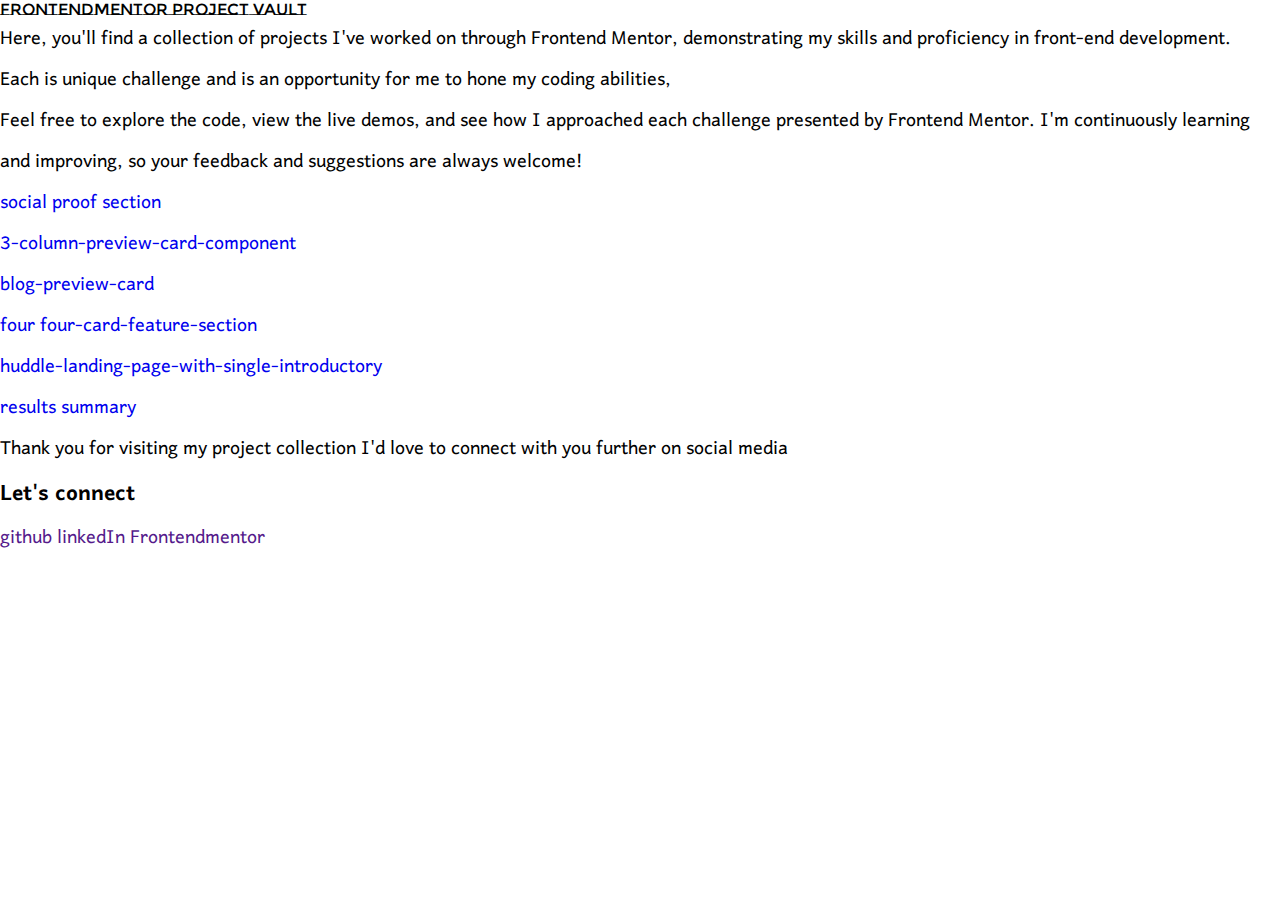
<file: index.html>
<!DOCTYPE html>
<html lang="en">
<head>
	<meta charset="UTF-8">
	<meta name="viewport" content="width=device-width, initial-scale=1.0">
	<link rel="stylesheet" href="./style.css">
	<link rel="preconnect" href="https://fonts.googleapis.com">
	<link rel="preconnect" href="https://fonts.gstatic.com" crossorigin>
	<link href="https://fonts.googleapis.com/css2?family=Montserrat+Subrayada:wght@400;700&display=swap" rel="stylesheet">
	<link rel="preconnect" href="https://fonts.googleapis.com">
	<link rel="preconnect" href="https://fonts.gstatic.com" crossorigin>
	<link href="https://fonts.googleapis.com/css2?family=Harmattan:wght@400;500;600;700&display=swap" rel="stylesheet">
	<title>frontendmentor Project Vault</title>

</head>
<body>
	<nav>
		<ul>
			<li class="heading">Frontendmentor Project Vault</li>
		</ul>
	</nav>
	<main>
		<article class="about">
			<p>
				Here, you'll find a collection of projects I've worked on through Frontend Mentor, 
				demonstrating my skills and proficiency in front-end development.
			</p>
			<p>
				Each is unique challenge and is an opportunity for me to hone my coding abilities,
			</p>
			<p>
				Feel free to explore the code, view the live demos, and see how I approached each challenge presented by Frontend Mentor. 
				I'm continuously learning and improving, so your feedback and suggestions are always welcome!
			</p>
		</article>
		<section class="projects">
			<ul class="project-list">
				<li class="project"><a href="./projects/social-proof-section/social-proof.html">social proof section</a></li>
				<li class="project"><a href="./projects/column-preview-card/preview-card.html"> 3-column-preview-card-component</a></li>
				<li class="project"><a href="./projects/blog-preview-card/blog-preview-card.html"> blog-preview-card</a></li>
				<li class="project"><a href="./projects/four-card-feature-section/four-card.html">four four-card-feature-section</a></li>
				<li class="project"><a href="./projects/huddle-single-landing-page/landing-page.html"> huddle-landing-page-with-single-introductory</a></li>
				<li class="project"><a href="./projects/results-summary/summary.html"> results summary </a></li>
			</ul>
		</section>
	</main>
	<footer>
		<p class="connect">
			Thank you for visiting my project collection I'd love to connect with you further on social media
		</p>
		<div> 
			<h3>Let's connect</h3>
			<a href="">github</a>
			<a href="">linkedIn</a>
			<a href="">Frontendmentor</a>
		</div>
	</footer>
</body>
</html>
</file>
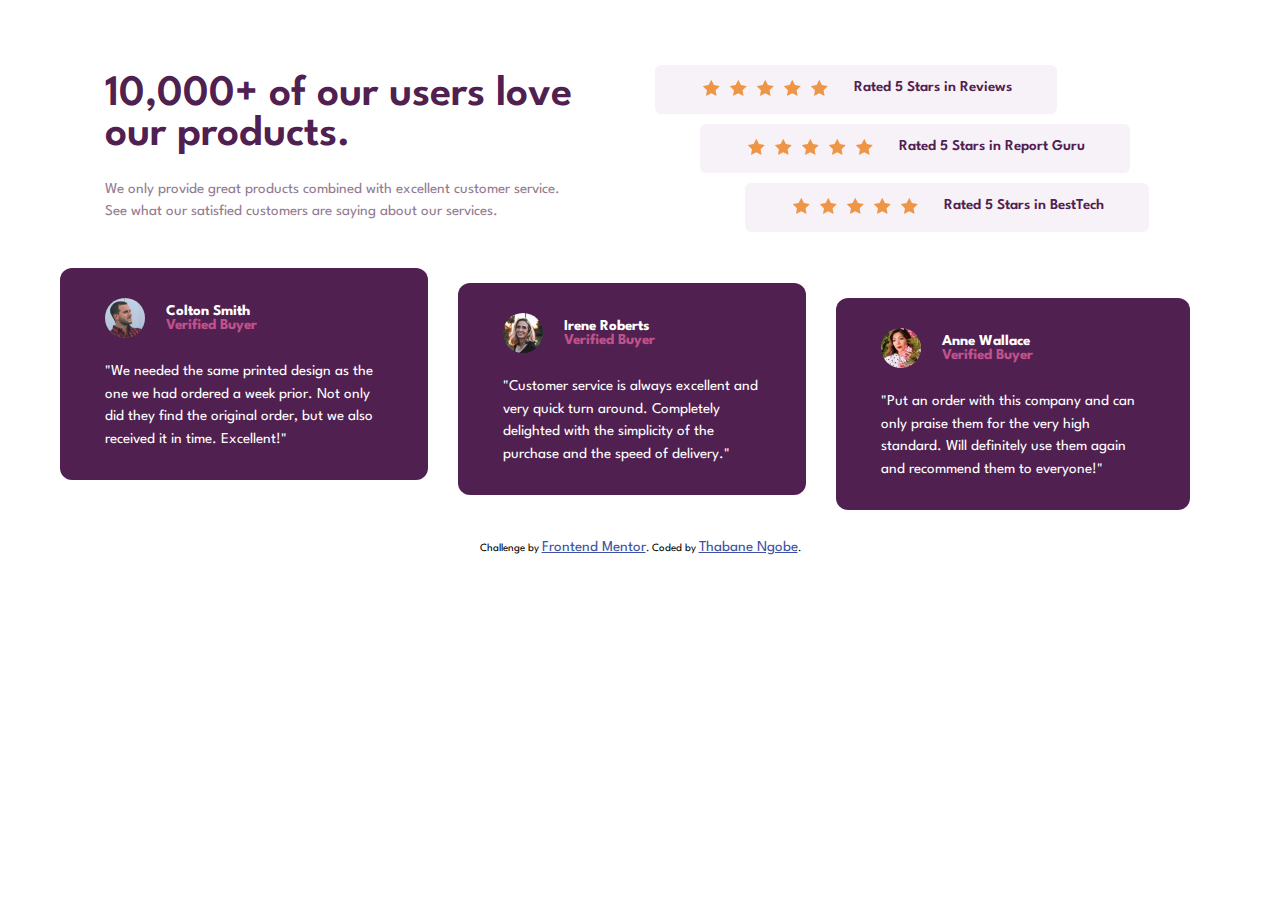
<file: social-proof-section-master/index.html>
<!DOCTYPE html>
<html lang="en">
  <head>
    <meta charset="UTF-8" />
    <meta name="viewport" content="width=device-width, initial-scale=1.0" />
    <!-- displays site properly based on user's device -->

    <link rel="preconnect" href="https://fonts.googleapis.com">
    <link rel="preconnect" href="https://fonts.gstatic.com" crossorigin>
    <link href="https://fonts.googleapis.com/css2?family=Barlow+Semi+Condensed:ital,wght@0,100;0,200;0,300;0,400;0,500;0,600;0,700;0,800;0,900;1,100;1,200;1,300;1,400;1,500;1,600;1,700;1,800;1,900&family=League+Spartan:wght@100..900&family=Open+Sans:ital,wght@0,300..800;1,300..800&display=swap" rel="stylesheet">
    <link
      rel="icon"
      type="image/png"
      sizes="32x32"
      href="./images/favicon-32x32.png"
    />
    <link rel="stylesheet" href="style.css">
    <link rel="stylesheet" href="style-color..css">
    <link rel="stylesheet" href="style-responsive.css">
    <title>Frontend Mentor | Social proof section</title>

    <!-- Feel free to remove these styles or customise in your own stylesheet 👍 -->
    <style>
      .attribution {
        font-size: 11px;
        text-align: center;
      }
      .attribution a {
        color: hsl(228, 45%, 44%);
      }
    </style>
  </head>
  <body>
    <main>

      <!-- <img class="top-pattern" src="./images/bg-pattern-top-desktop.svg" alt=""> -->
      <section class="social-proof">
        <article class="service">
          <p class="about">
            10,000+ of our users love our products.
          </p>
          <p class="provided-service">
            We only provide great products combined with excellent customer service.
            See what our satisfied customers are saying about our services.
          </p>
        </article>
        <article class="rates">
          <section class="rate rate-1">
            <div class="stars">
              <i><img src="./images/icon-star.svg" alt=""></i>
              <i><img src="./images/icon-star.svg" alt=""></i>
              <i><img src="./images/icon-star.svg" alt=""></i>
              <i><img src="./images/icon-star.svg" alt=""></i>
              <i><img src="./images/icon-star.svg" alt=""></i>
            </div>
            <p class='review-score'>
              Rated 5 Stars in Reviews
            </p>

          </section>
          <section class="rate rate-2">
            <div class="stars">
             <i><img src="./images/icon-star.svg" alt=""></i>
              <i><img src="./images/icon-star.svg" alt=""></i>
              <i><img src="./images/icon-star.svg" alt=""></i>
              <i><img src="./images/icon-star.svg" alt=""></i>
              <i><img src="./images/icon-star.svg" alt=""></i>
            </div>
            <p class='review-score'>
              Rated 5 Stars in Report Guru
            </p>
          </section>
          <section class="rate rate-3">
            
            <div class="stars">
              
              <i><img src="./images/icon-star.svg" alt=""></i>
              <i><img src="./images/icon-star.svg" alt=""></i>
              <i><img src="./images/icon-star.svg" alt=""></i>
              <i><img src="./images/icon-star.svg" alt=""></i>
              <i><img src="./images/icon-star.svg" alt=""></i>
            </div>
            <p class='review-score'>
              Rated 5 Stars in BestTech
            </p>
          </section>
        </article>
        <article class="users">
          <section class="reviews review-1">
            <div class="profile">
              <img src="./images/image-colton.jpg" alt="" class="profile-pic">
              <div class="user-details">
                <h1 class="user-name">
                  Colton Smith 
                </h1>
                <h4 class="member-status">
                  Verified Buyer
                </h4>
              </div>
            </div>
            <blockquote class="review">
              "We needed the same printed design as the one we had ordered a week prior.
              Not only did they find the original order, but we also received it in time.
              Excellent!"
            </blockquote>
          </section>
          <section class="reviews review-2">
            <div class="profile">
              <img src="./images/image-irene.jpg" alt="" class="profile-pic">
              <div class="user-details">
                <h1 class="user-name">
                  Irene Roberts 
                </h1>
                <h4 class="member-status">
                  Verified Buyer
                </h4>
                </div>
              </div>
              <blockquote class="review">
                  "Customer service is always excellent and very quick turn around. Completely
                  delighted with the simplicity of the purchase and the speed of delivery."
              </blockquote>
          </section>
          <section class="reviews review-3">
            <div class="profile">
              <img src="./images/image-anne.jpg" alt="" class="profile-pic">
              <div class="user-details">
                <h1 class="user-name">
                  Anne Wallace 
                </h1>
                <h4 class="member-status">
                  Verified Buyer
                </h4>
              </div>
            </div>
            <blockquote class="review">
                "Put an order with this company and can only praise them for the very high
                standard. Will definitely use them again and recommend them to everyone!"
            </blockquote>
          </section>
        </article>
      </section>
      <!-- <img src="./images/bg-pattern-bottom-desktop.svg" alt="" class="bottom-pattern"> -->
    </main>
    <footer class="attribution">
      Challenge by
      <a href="https://www.frontendmentor.io?ref=challenge" target="_blank"
        >Frontend Mentor</a
      >. Coded by <a href="https://www.linkedin.com/in/thabane-ngobe-thabanengobe/" target="_blank">Thabane Ngobe</a>.
    </footer>
  </body>
</html>
</file>
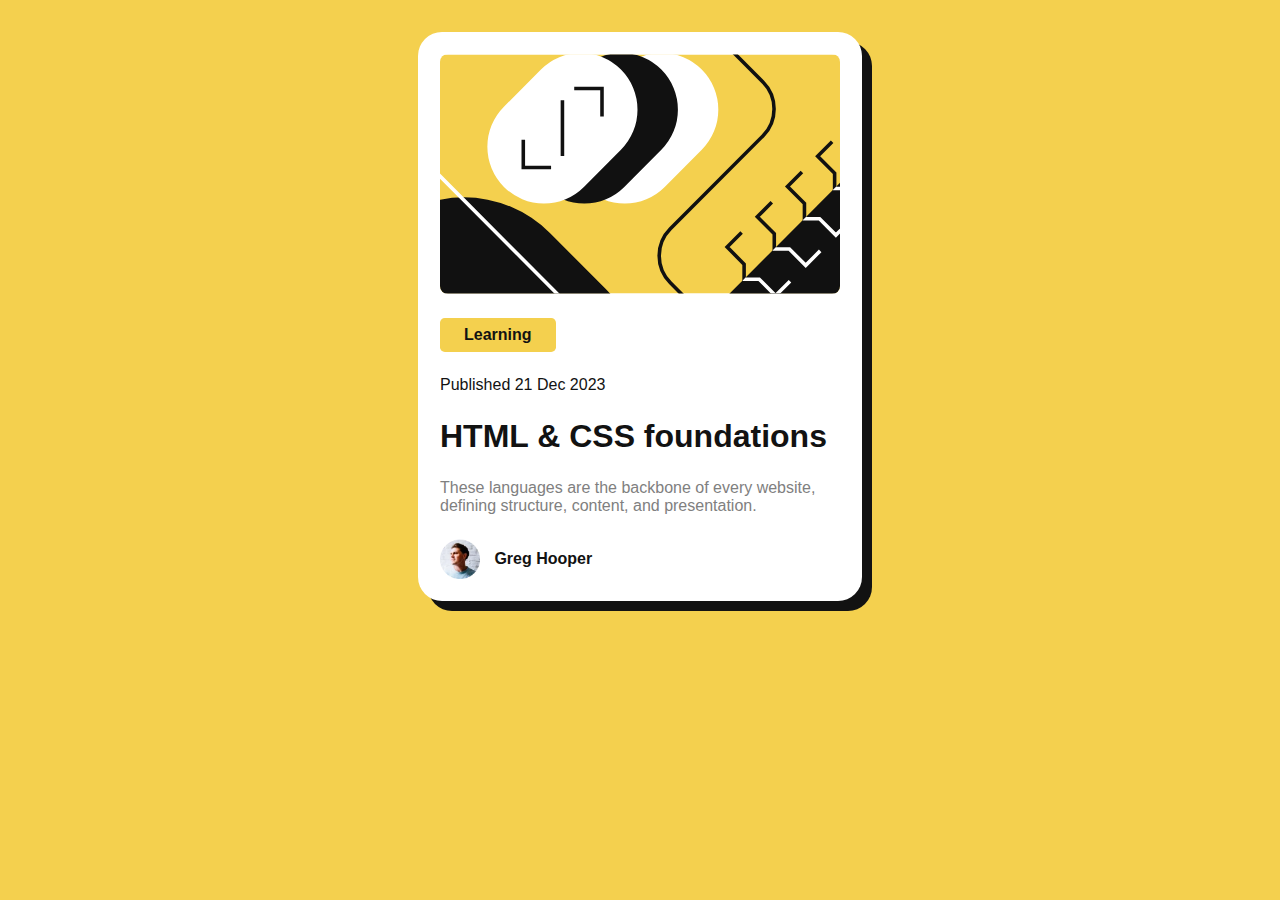
<file: projects/blog-preview-card/blog-preview-card.html>
<!DOCTYPE html>
<html lang="en">
<head>
  <meta charset="UTF-8">
  <meta name="viewport" content="width=device-width, initial-scale=1.0"> <!-- displays site properly based on user's device -->

  <link rel="icon" type="image/png" sizes="32x32" href="./assets/images/favicon-32x32.png">
  <link rel="stylesheet" href="style.css">
  
  <title>Frontend Mentor | Blog preview card</title>
</head>
<body>

  <section class="illustration">
    <img src="./assets/images/illustration-article.svg" alt="illustration" class="logo">
    <p class="learning">
      Learning
    </p>
    <p class="publication">
      Published 21 Dec 2023
    </p>
    <h1 class="heading">
      HTML & CSS foundations
    </h1>
    <p class="content">
      These languages are the backbone of every website, defining structure, content, and presentation.
    </p>
    <div class="profile">
      <img src="./assets/images/image-avatar.webp" alt="Greg" class="avator">
      <p class="Hooper">Greg Hooper</p>
    </div>
  </section>
 
</body>
</html>
</file>
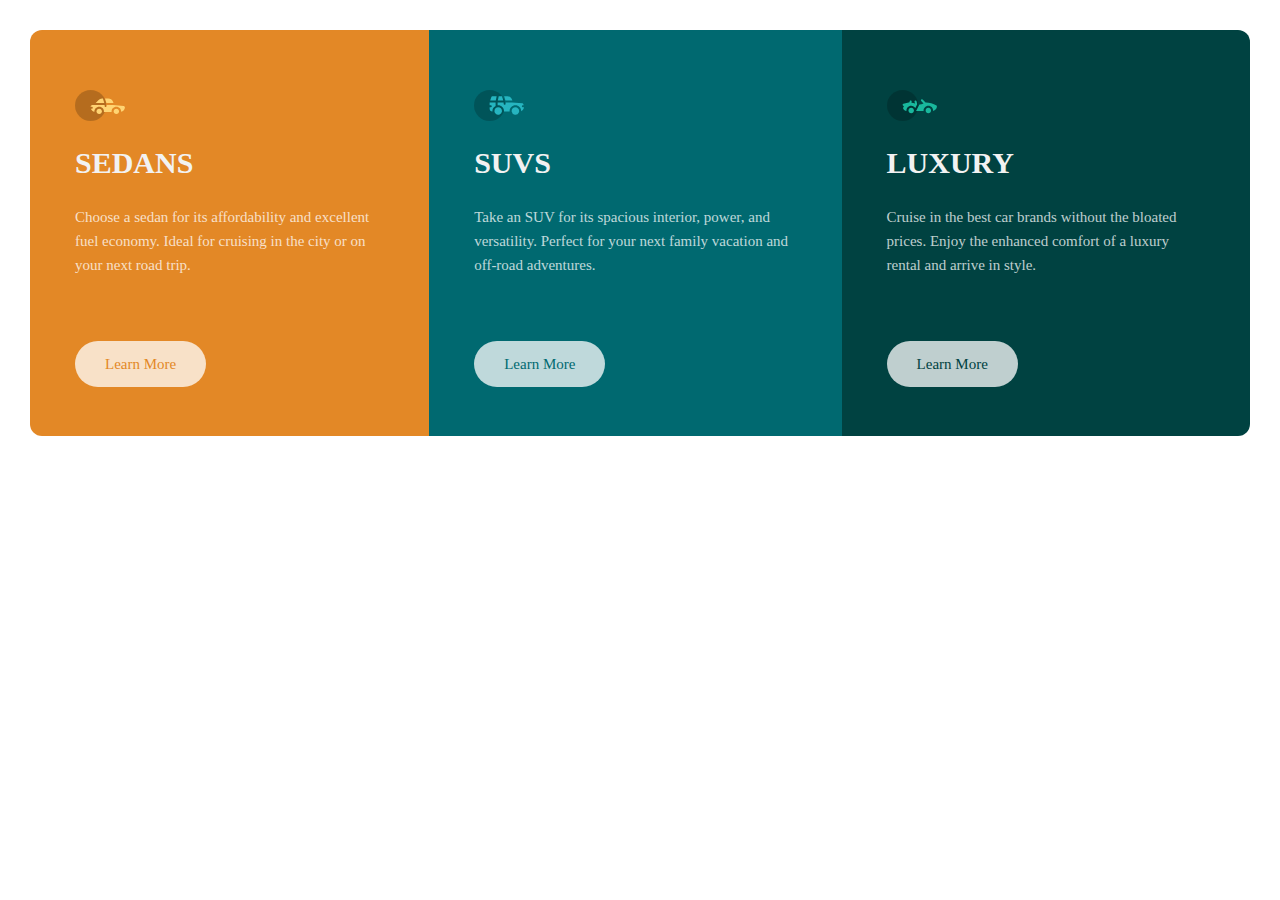
<file: projects/column-preview-card/preview-card.html>
<!DOCTYPE html>
<html lang="en">
<head>
  <meta charset="UTF-8">
  <meta name="viewport" content="width=device-width, initial-scale=1.0"> <!-- displays site properly based on user's device -->

  <link rel="icon" type="image/png" sizes="32x32" href="./images/favicon-32x32.png">
  <link rel="stylesheet" href="style-body.css"> 
  <title>Frontend Mentor | 3-column preview card component</title>

</head>
<body>
  <main>
    <article class="cars">
      <section class="vihicle-type sedans">
        <img src="./images/icon-sedans.svg" alt="" class="car">
        <h1 class="car-name">
          Sedans
        </h1>
        <p class="about-the-car">
          Choose a sedan for its affordability and excellent fuel economy. Ideal for cruising in the city 
          or on your next road trip.
        </p>

        <div class="learn-more"><a href="" class="more">Learn More</a></div>
      </section>
      <section class="vihicle-type suvs">
        <img src="./images/icon-suvs.svg" alt="" class="car">
        <h1 class="car-name">
          SUVs
        </h1>
        <p class="about-the-car">
          Take an SUV for its spacious interior, power, and versatility. Perfect for your next family vacation 
          and off-road adventures.
        </p>

        <div class="learn-more"><a href="" class="more">Learn More</a></div>
      </section>
      <section class="vihicle-type luxury">
        <img src="./images/icon-luxury.svg" alt="" class="car">
        <h1 class="car-name">
          Luxury
        </h1>
        <p class="about-the-car">
          Cruise in the best car brands without the bloated prices. Enjoy the enhanced comfort of a luxury 
          rental and arrive in style.
        </p>
        <div class="learn-more"><a href="" class="more">Learn More</a></div>
      </section>
    </article>
  </main>
</body>
</html>
</file>
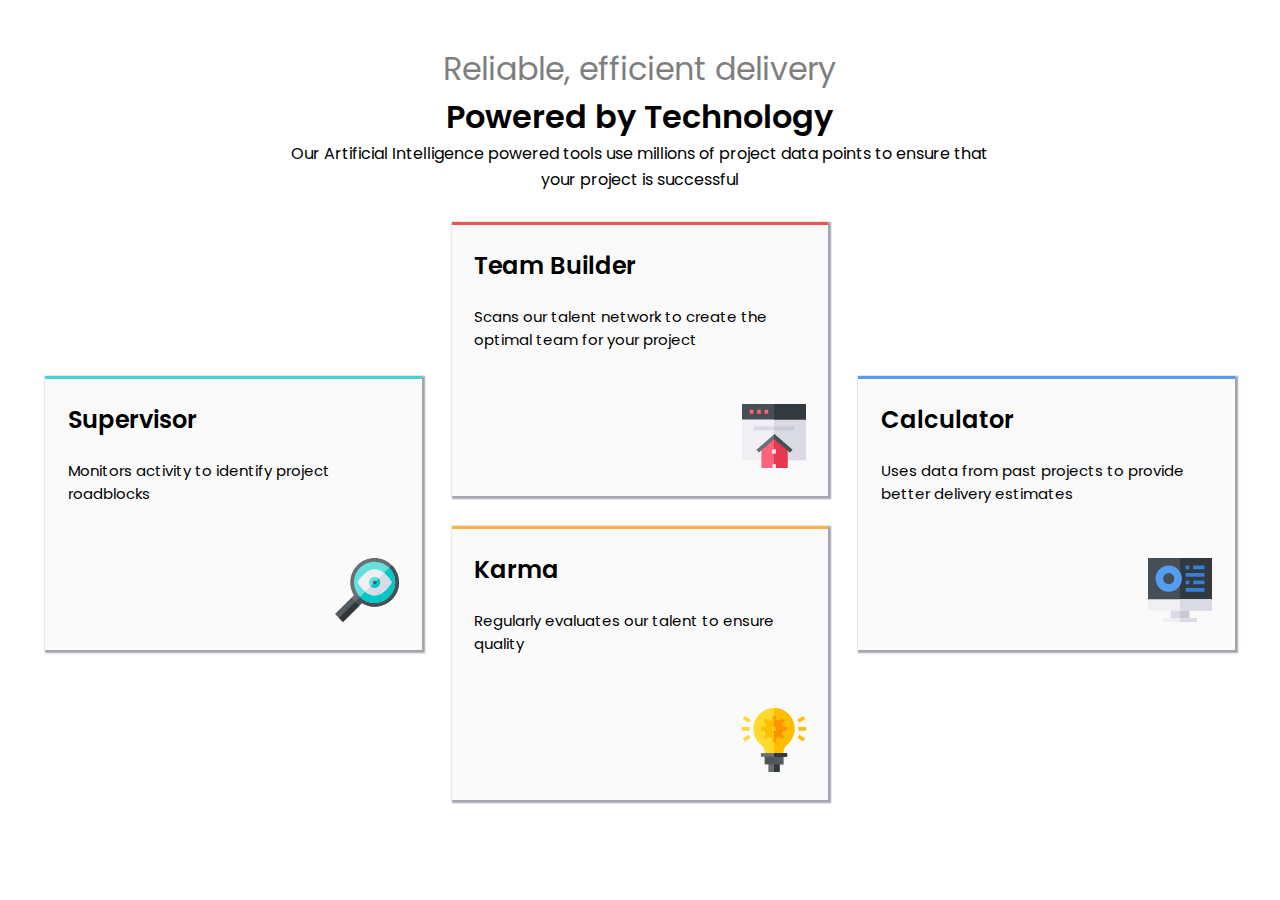
<file: projects/four-card-feature-section/four-card.html>
<!DOCTYPE html>
<html lang="en">
<head>
  <meta charset="UTF-8">
  <meta name="viewport" content="width=device-width, initial-scale=1.0"> <!-- displays site properly based on user's device -->

  <link rel="icon" type="image/png" sizes="32x32" href="./images/favicon-32x32.png">
  <link rel="preconnect" href="https://fonts.googleapis.com">
  <link rel="preconnect" href="https://fonts.gstatic.com" crossorigin>
  <link href="https://fonts.googleapis.com/css2?family=Poppins:ital,wght@0,100;0,200;0,300;0,400;0,500;0,600;0,700;0,800;0,900;1,100;1,200;1,300;1,400;1,500;1,600;1,700;1,800;1,900&display=swap" rel="stylesheet">
  <link rel="stylesheet" href="style-color.css">
  <link rel="stylesheet" href="style.css">
  <link rel="stylesheet" href="style-responsive.css">
  <title>Frontend Mentor | Four card feature section</title>

</head>
<body>
  
  <main>


    <article class="services">
    <section class="about">
      <p class="heading power">Reliable, efficient delivery</p>
      <p class="heading "> Powered by Technology</p>
      <p class="technology">
        Our Artificial Intelligence powered tools use millions of project data points 
        to ensure that your project is successful
      </p>
    </section>
      <section class="sevice supervisor">
        <p class="serviceName">Supervisor</p>
        <p class="usecase">Monitors activity to identify project roadblocks</p>
        <i class="icons"><img src="./images/icon-supervisor.svg" alt=""></i>
      </section>
      <section class="sevice team">
        <p class="serviceName">Team Builder</p>
        <p class="usecase">Scans our talent network to create the optimal team for your project</p>
        <i class="icons"><img src="./images/icon-team-builder.svg" alt=""></i>
      </section>
      <section class="sevice karma">
        <p class="serviceName">Karma</p>
        <p class="usecase">Regularly evaluates our talent to ensure quality</p>
        <i class="icons"><img src="./images/icon-karma.svg" alt=""></i>
      </section>
      <section class="sevice calculator">
        <p class="serviceName">Calculator</p>
        <p class="usecase">Uses data from past projects to provide better delivery estimates</p>
        <i class="icons"><img src="./images/icon-calculator.svg" alt=""></i>
      </section>
    </article>
  </main>
</body>
</html>
</file>
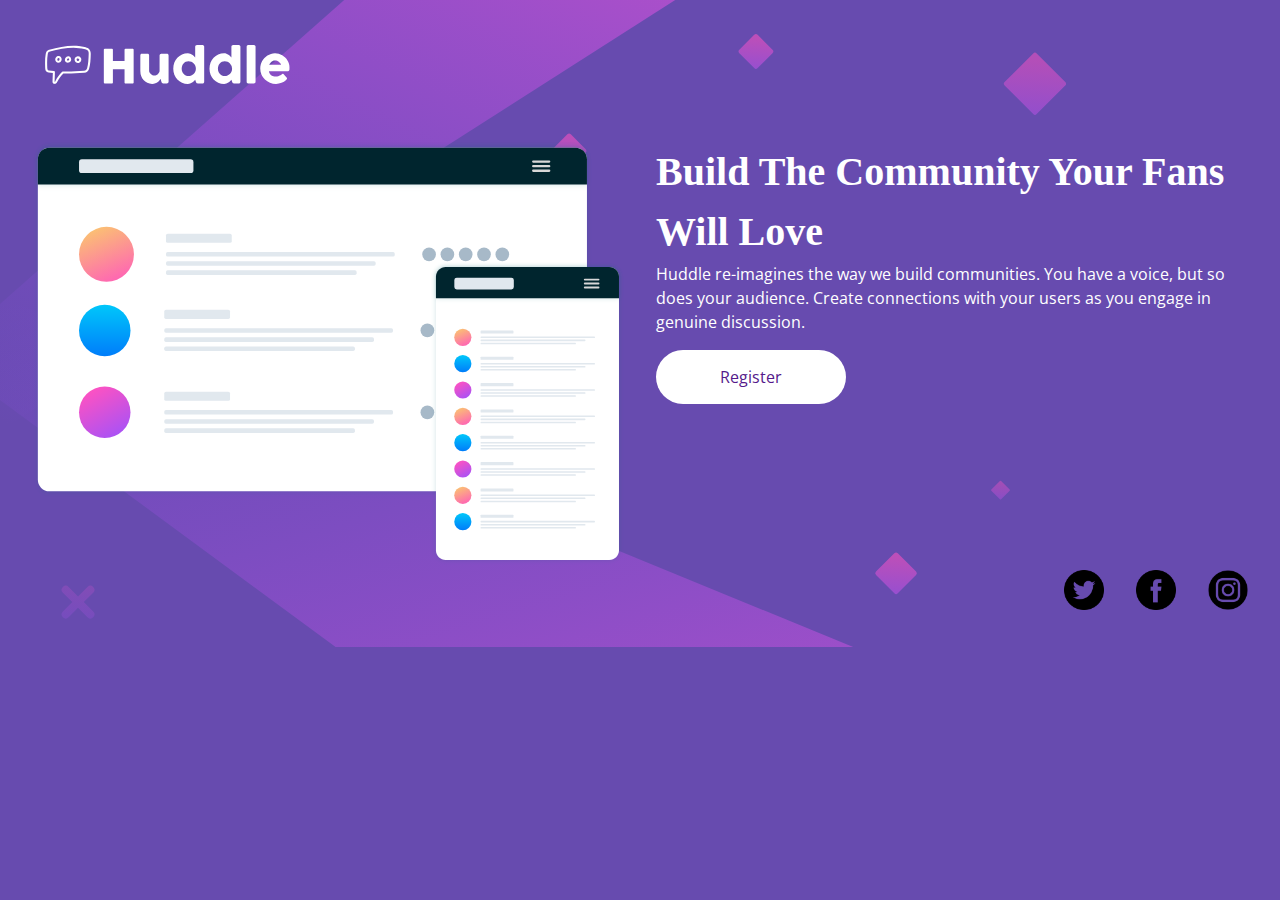
<file: projects/huddle-single-landing-page/landing-page.html>
<!DOCTYPE html>
<html lang="en">
<head>
  <meta charset="UTF-8">
  <meta name="viewport" content="width=device-width, initial-scale=1.0"> <!-- displays site properly based on user's device -->

  <link rel="icon" type="image/png" sizes="32x32" href="./images/favicon-32x32.png">
  <link rel="preconnect" href="https://fonts.googleapis.com">
  <link rel="preconnect" href="https://fonts.gstatic.com" crossorigin>
  <link href="https://fonts.googleapis.com/css2?family=Barlow+Semi+Condensed:ital,wght@0,100;0,200;0,300;0,400;0,500;0,600;0,700;0,800;0,900;1,100;1,200;1,300;1,400;1,500;1,600;1,700;1,800;1,900&family=Open+Sans:ital,wght@0,300..800;1,300..800&display=swap" rel="stylesheet">
  <link rel="stylesheet" href="style-body.css">
  <link rel="stylesheet" href="style-color.css">
  <link rel="stylesheet" href="style-responsive.css">
  <title>Frontend Mentor | Huddle landing page with single introductory section</title>
</head>
<body>
  <header>
     <div class="logo"> <img src="./images/logo.svg" alt="haddle"></div> 
  </header>
  <main>
    <article class="handdle-content">
      <section haddle-illustration>  
        <div><img src="./images/illustration-mockups.svg" alt="" class="illustration"></div>
      </section>
      <section class="haddle">
        <h1 class="heading"> 
          Build The Community Your Fans Will Love
        </h1>
        <p class="about-haddle">
          Huddle re-imagines the way we build communities. You have a voice, but so does your audience. 
          Create connections with your users as you engage in genuine discussion. 
        </p>
        <div class="register-link">
          <a href="" class="register">Register</a>
        </div>
      </section>
    </article>
  </main> 
  <footer >
    <div class="social-media">
      <a href=""><i><img src="./images/twitter_2168336.png" alt="twiter"></i></a>
      <a href=""><i><img src="./images/facebook_2168281.png" alt="facebook"></i></a>
      <a href=""><i><img src="./images/instagram.png" alt="instagram"></i></a>
    </div>
  </footer>
</body>
</html>
</file>
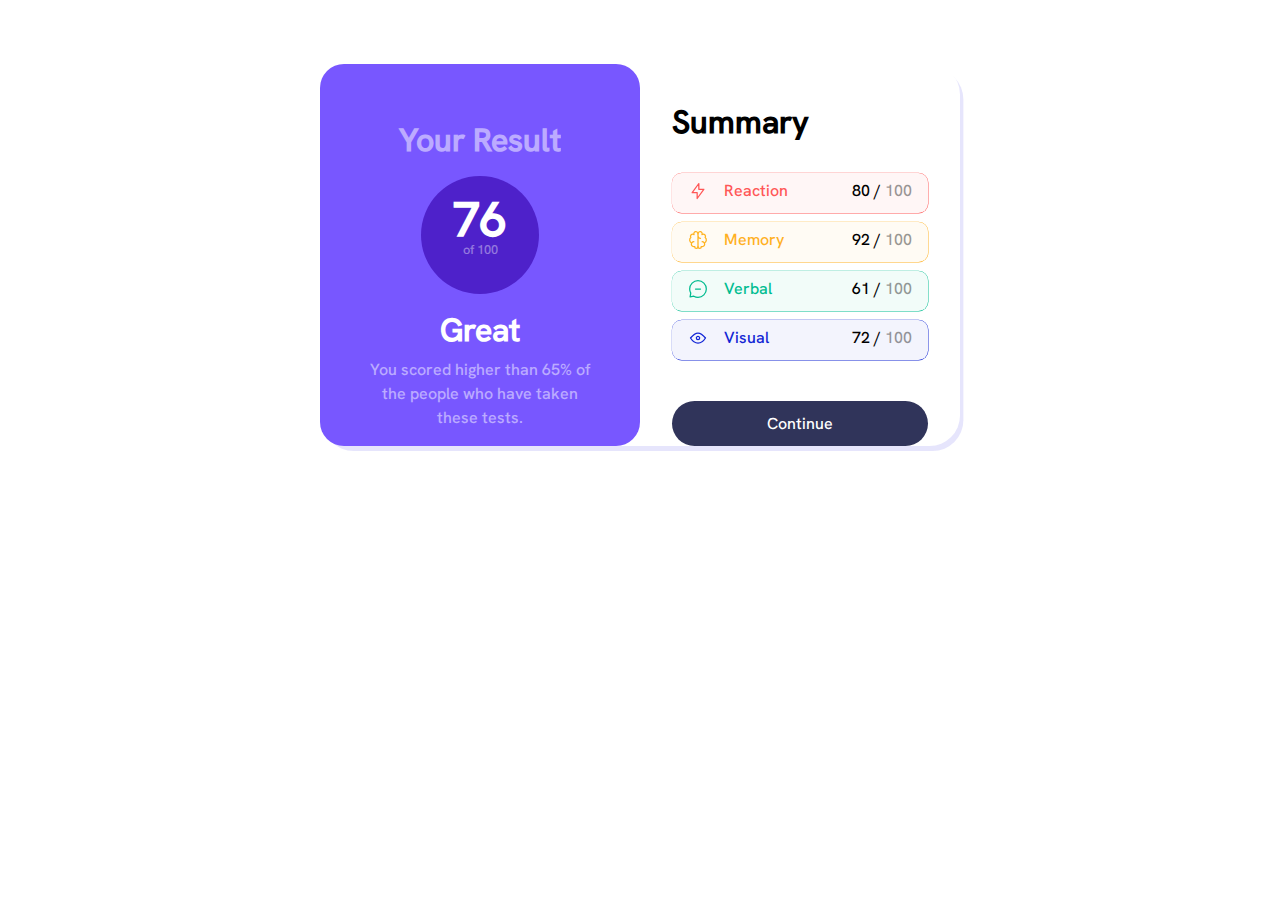
<file: projects/results-summary/summary.html>
<!DOCTYPE html>
<html lang="en">
<head>
  <meta charset="UTF-8">
  <meta name="viewport" content="width=device-width, initial-scale=1.0"> <!-- displays site properly based on user's device -->

  <link rel="icon" type="image/png" sizes="32x32" href="./assets/images/favicon-32x32.png">
  <link rel="stylesheet" href="style-structure.css">  
  <link rel="stylesheet" href="style-responsive.css">
  <link rel="stylesheet" href="style-color.css">
  <title>Frontend Mentor | Results summary component</title>

</head>
<body>

  <main>
    <article class="container">
      <section class="results">
        <h1 class="heading-result">Your Result</h1>
        <div class="scores">
          <p class="averege">76</p>
          <p class="total">of 100</p>
        </div>
        <div>
          <h2 class="result">Great</h2>
          <p class="feedback">You scored higher than 65% of the people who have taken these tests.</p>
        </div>
      </section>

      <section class="summary">
        <h1 class="heading">Summary</h1>
        <div class="reactions reaction-1">
          <i><img src="./assets/images/icon-reaction.svg" alt="reaction"></i>
          <p class="category reaction">Reaction</p>
          <p class="score">80 / <span>100</span></p>
        </div>
        <div class="reactions reaction-2">
          <i><img src="./assets/images/icon-memory.svg" alt="memory"></i>
          <p class="category memory">Memory</p>
          <p class="score">92 / <span>100</span></p>
        </div>
        <div class="reactions reaction-3">
          <i><img src="./assets/images/icon-verbal.svg" alt="verbal"></i>
          <p class="category verbal">Verbal</p>
          <p class="score">61 / <span>100</span></p>
        </div>
        <div class="reactions reaction-4">
          <i><img src="./assets/images/icon-visual.svg" alt="Visual"></i>
          <p class="category visual">Visual</p>
          <p class="score">72 / <span>100</span></p>
        </div>
        <div><p class="continue"><a href="">Continue</a></p></div>

      </section>

    </article>
  
  </main>
</body>
</html>
</file>
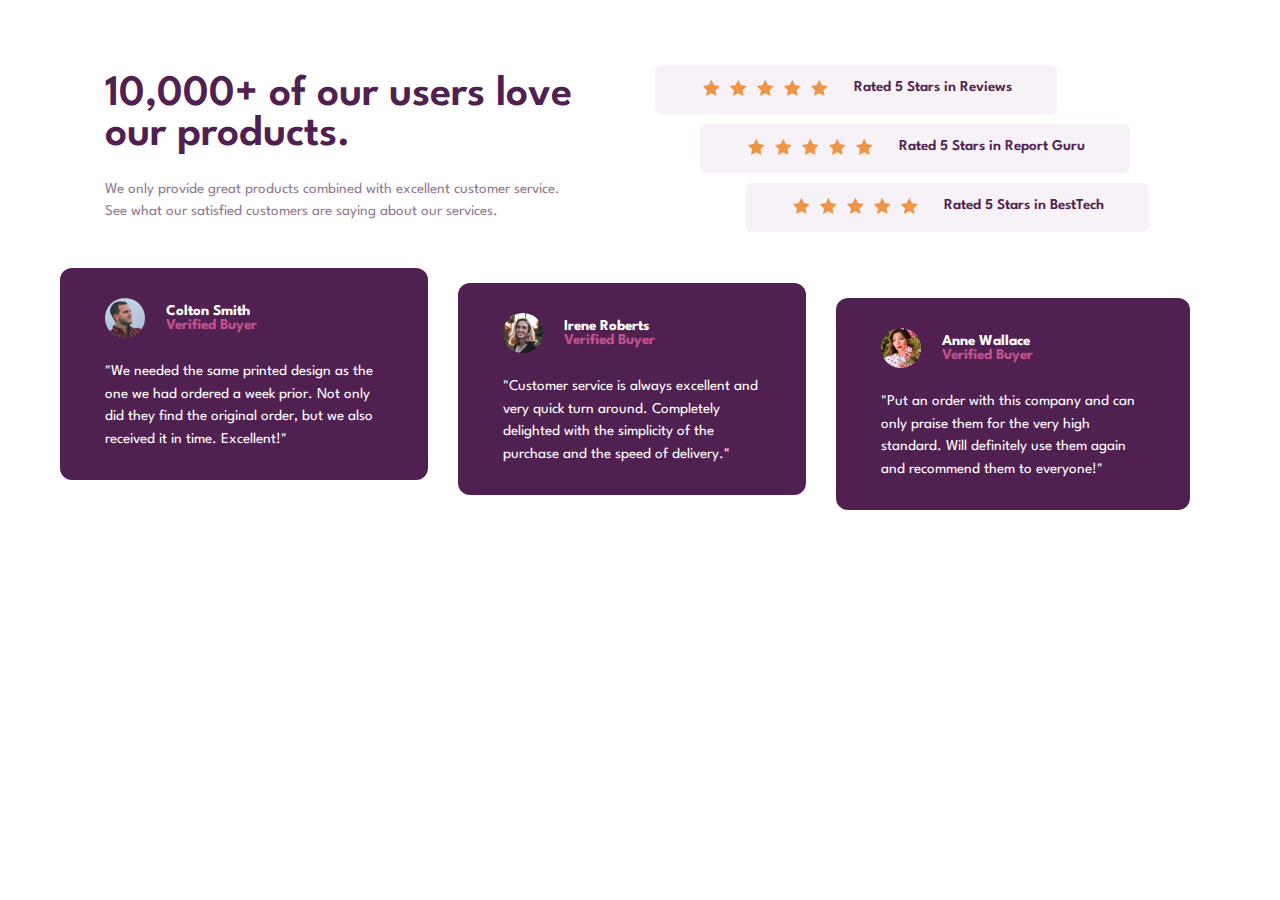
<file: projects/social-proof-section/social-proof.html>
<!DOCTYPE html>
<html lang="en">
  <head>
    <meta charset="UTF-8" />
    <meta name="viewport" content="width=device-width, initial-scale=1.0" />
    <!-- displays site properly based on user's device -->

    <link rel="preconnect" href="https://fonts.googleapis.com">
    <link rel="preconnect" href="https://fonts.gstatic.com" crossorigin>
    <link href="https://fonts.googleapis.com/css2?family=Barlow+Semi+Condensed:ital,wght@0,100;0,200;0,300;0,400;0,500;0,600;0,700;0,800;0,900;1,100;1,200;1,300;1,400;1,500;1,600;1,700;1,800;1,900&family=League+Spartan:wght@100..900&family=Open+Sans:ital,wght@0,300..800;1,300..800&display=swap" rel="stylesheet">
    <link
      rel="icon"
      type="image/png"
      sizes="32x32"
      href="./images/favicon-32x32.png"
    />
    <link rel="stylesheet" href="style.css">
    <link rel="stylesheet" href="style-color..css">
    <link rel="stylesheet" href="style-responsive.css">
    <title>Frontend Mentor | Social proof section</title>
  </head>
  <body>
    <main>

      <!-- <img class="top-pattern" src="./images/bg-pattern-top-desktop.svg" alt=""> -->
      <section class="social-proof">
        <article class="service">
          <p class="about">
            10,000+ of our users love our products.
          </p>
          <p class="provided-service">
            We only provide great products combined with excellent customer service.
            See what our satisfied customers are saying about our services.
          </p>
        </article>
        <article class="rates">
          <section class="rate rate-1">
            <div class="stars">
              <i><img src="./images/icon-star.svg" alt=""></i>
              <i><img src="./images/icon-star.svg" alt=""></i>
              <i><img src="./images/icon-star.svg" alt=""></i>
              <i><img src="./images/icon-star.svg" alt=""></i>
              <i><img src="./images/icon-star.svg" alt=""></i>
            </div>
            <p class='review-score'>
              Rated 5 Stars in Reviews
            </p>

          </section>
          <section class="rate rate-2">
            <div class="stars">
             <i><img src="./images/icon-star.svg" alt=""></i>
              <i><img src="./images/icon-star.svg" alt=""></i>
              <i><img src="./images/icon-star.svg" alt=""></i>
              <i><img src="./images/icon-star.svg" alt=""></i>
              <i><img src="./images/icon-star.svg" alt=""></i>
            </div>
            <p class='review-score'>
              Rated 5 Stars in Report Guru
            </p>
          </section>
          <section class="rate rate-3">
            
            <div class="stars">
              
              <i><img src="./images/icon-star.svg" alt=""></i>
              <i><img src="./images/icon-star.svg" alt=""></i>
              <i><img src="./images/icon-star.svg" alt=""></i>
              <i><img src="./images/icon-star.svg" alt=""></i>
              <i><img src="./images/icon-star.svg" alt=""></i>
            </div>
            <p class='review-score'>
              Rated 5 Stars in BestTech
            </p>
          </section>
        </article>
        <article class="users">
          <section class="reviews review-1">
            <div class="profile">
              <img src="./images/image-colton.jpg" alt="" class="profile-pic">
              <div class="user-details">
                <h1 class="user-name">
                  Colton Smith 
                </h1>
                <h4 class="member-status">
                  Verified Buyer
                </h4>
              </div>
            </div>
            <blockquote class="review">
              "We needed the same printed design as the one we had ordered a week prior.
              Not only did they find the original order, but we also received it in time.
              Excellent!"
            </blockquote>
          </section>
          <section class="reviews review-2">
            <div class="profile">
              <img src="./images/image-irene.jpg" alt="" class="profile-pic">
              <div class="user-details">
                <h1 class="user-name">
                  Irene Roberts 
                </h1>
                <h4 class="member-status">
                  Verified Buyer
                </h4>
                </div>
              </div>
              <blockquote class="review">
                  "Customer service is always excellent and very quick turn around. Completely
                  delighted with the simplicity of the purchase and the speed of delivery."
              </blockquote>
          </section>
          <section class="reviews review-3">
            <div class="profile">
              <img src="./images/image-anne.jpg" alt="" class="profile-pic">
              <div class="user-details">
                <h1 class="user-name">
                  Anne Wallace 
                </h1>
                <h4 class="member-status">
                  Verified Buyer
                </h4>
              </div>
            </div>
            <blockquote class="review">
                "Put an order with this company and can only praise them for the very high
                standard. Will definitely use them again and recommend them to everyone!"
            </blockquote>
          </section>
        </article>
      </section>
      <!-- <img src="./images/bg-pattern-bottom-desktop.svg" alt="" class="bottom-pattern"> -->
    </main>
  </body>
</html>
</file>
<file: style.css>
*{
    margin: 0;
    padding: 0;
    text-decoration: none;
}

body{
  font-family: "Harmattan", sans-serif;
  font-weight: 400;
  font-style: normal;
  font-size: 1.5rem;
}

.heading{
    
  font-family: "Montserrat Subrayada", sans-serif;
  font-weight: 400;
  font-size: 1rem;
}
.github{
    width: 32px;
}
.mentor{
    height: 32px;
}
</file>
<file: social-proof-section-master/style.css>
*{
    padding: 0;
    margin: 0;
    font-family: 'League Spartan';
    font-size: 15px;
}
main{
    display: grid;
    place-content: center;
}
.social-proof{
    display: grid;
    grid-template-columns: repeat(2, 1fr);
    gap: 2em;
    margin: 4em;
}

.users{
    grid-row: 2;
    grid-column: 1/3;
    display: flex;
}

.profile{
    display: flex;
    gap: 1.4em;
    align-items: center;
}

.profile-pic{
    width: 40px;
    height: 40px;
    border-radius: 2em;
}

.rate{
    display: flex;
    gap: 1.5em;
    padding: 1em 3em;
    width: fit-content;
    border-radius: .4em;
}
.rates{
    display: flex;
    flex-direction: column;
    justify-content: space-around;
}
.stars i{
    margin: .2em;
}

.rate-2{
    position: relative;
    left: 3em;
}

.rate-3{
    position: relative;
    left: 6em;
}

.review-2{
    position: relative;
    top: 1em;
}

.review-3{
    position: relative;
    top: 2em;
}

.about{
    font-size: 2.9rem;
    font-weight: 600;
}

.review-score{
    font-weight: 600;
}

.provided-service{
    margin-top: 1.5em;
    line-height: 1.5em;
}
.reviews{
    padding: 2em 3em;
    margin-right: 2em;
    border-radius: .8em;
    
}
.review{
    margin-top: 1.5em;
    line-height: 1.5em;
}

.service{
    padding: 1em 3em;
}
</file>
<file: social-proof-section-master/style-color..css>
:root{
    --very-dark-magenta:hsl(300, 43%, 22%) ;
    --soft-pink:hsl(333, 80%, 67%);

    --dark-grayish-magenta:hsl(303, 10%, 53%) ;
    --light-grayish-magenta:hsl(300, 24%, 96%);
    --white:hsl(0, 0%, 100%);
}

body{
    background-color: var(--white);
}

.reviews{
    background-color: var(--very-dark-magenta);
}

.review{
    color: var(--white);
}
.user-name{
    color: var(--white);
}
.member-status{
    color: var(--soft-pink);
    opacity: 70%;
}

.rate{
    background-color: var(--light-grayish-magenta);
}

.review-score{
    color: var(--very-dark-magenta);
}

.about{
    color: var(--very-dark-magenta);
}

.provided-service{
    color: var(--dark-grayish-magenta);
}
</file>
<file: social-proof-section-master/style-responsive.css>
@media (max-width: 1006px){
    .social-proof{
        grid-template-columns: repeat(1, 1fr);
        margin: .1em .5em;
    }

    .rates{
        grid-row: 2;
        grid-column: 1/2;
        gap: 1.2em;
    }

    .users{
        grid-row: 3;
        grid-column: 1;
        flex-direction: column;
        gap: 1.5em
    }
    
}

@media (max-width: 550px){
    .reviews{
        width: 75%;
    }
    .service{
        padding: .5em 1em;
    }
    .stars{
        align-self: center;
    }
    .review-score{
        align-self: center;
    }
    .rate{
        flex-direction: column;
        padding: .5em 1em;
        width: 90%;
    }
    .rates{
        gap: 1.2em;
    }
    .rate-2{
        left: 0em;
    }
    .rate-3{
        left:0em;
    }
}
</file>
<file: projects/blog-preview-card/style.css>
@import url('./assets/fonts/Figtree-Italic-VariableFont_wght.ttf');
@import url('./assets/fonts/Figtree-VariableFont_wght.ttf');


:root{
    --yellow : hsl(47, 88%, 63%);
    --white  : hsl(0, 0%, 100%);
    --grey   : hsl(0, 0%, 50%);
    --black  : hsl(0, 0%, 7%);
    --fontSize : 16px;
    --font : 'Figtree';
}
*{
    padding: 0;
    margin: 0;
}


body{
    
    background-color: var(--yellow);
    display: grid;
    justify-content: center;
    margin: 2em 0em;
    font-family: var(--font), sans-serif;
    font-size: var(--fontSize),;
    color: var(--black);
}


h1{
    font-weight: 600;
}
.Hooper{
    font-weight: 800;
    align-self: center;
}
.logo{
    border-radius: .5em;
}

.content{
    color: var(--grey);
    font-size: 16px;
}

.learning{
    background-color: var(--yellow);
    width: fit-content;
    font-weight: 600;
    padding: .5em 1.5em;
    border-radius: .3em;
}
.illustration{
    background-color: var(--white);
    border-radius: 1.5em;
    width: 400px;
    padding: 1.4em;
    box-shadow: 10px 10px var(--black);
    display: flex;
    flex-direction: column;
    gap: 1.5em;
}

.avator{
    width: 40px;
    height: 40px;
}

.profile{
    display: flex;
    gap: .9em;
    align-items: start;
}

h1:hover{
    color: var(--yellow);
    cursor: pointer;
}
.attribution{

    font-size: 11px;
    margin-top: 2em;
    align-items: end;
    
}
@media (max-width: 450px){
    .illustration{
        width: 290px;
    }
    .logo{
        width: 280px;
    }
}
</file>
<file: projects/column-preview-card/style-body.css>
*{
    padding: 0;
    margin: 0;
    outline: none;
}

main{
    display: grid;
    place-content: center;
}

body{
    font-size: 15px;
    font-weight: 400;
    font-family: 'Lexend Deca';
    line-height: 1.6em;
    color: hsla(0, 0%,100%,0.75);
}
.cars{
    display: flex;
    margin: 2em;
}

.car-name{
    font-family: 'Big Shoulders Display';
    font-family: 700;
    color: hsl(0, 0%, 95%);
    text-transform: uppercase;
}

.vihicle-type{
    display: flex;
    flex-direction: column;
    gap: 2em;
    padding: 4em 3em;
}

.car{
    width: 50px;
}

.more{
    text-decoration: none;
    padding: 1em 2em;
    border-radius: 2em;
    color: inherit;
}

.sedans{
    background-color: hsl(31, 77%, 52%);
    border-top-left-radius: .8em;
    border-bottom-left-radius: .8em;
}

.suvs{
    background-color: hsl(184, 100%, 22%);
}

.luxury{
    background-color: hsl(179,100%, 13%);
    border-top-right-radius: .8em;
    border-bottom-right-radius: .8em;
}

.more{
    background-color: hsla(0, 0%, 100%, 0.75);
}

.sedans .more{
    color: hsl(31, 77%, 52%);
}

.suvs .more{
    color: hsl(184, 100%, 22%);
}

.luxury .more{
    color: hsl(179,100%, 13%);
}
.learn-more{
    margin-top: 3em;
}

.more:hover{
    color: hsla(0, 0%, 100%, 0.75);
    background-color: inherit;
    border: .1em hsl(0, 0%, 95%) solid;
}


@media (max-width: 930px){
    .cars{
        flex-direction: column;
    }
    .sedans{
        border-top-right-radius: .8em;
        border-bottom-left-radius: 0em;
    }
    .luxury{
        border-bottom-left-radius: .8em;
        border-top-right-radius: 0em;
    }
}
</file>
<file: projects/four-card-feature-section/style-color.css>
:root{
    /*Primary colors*/
    --red:hsl(0, 78%, 62%);
    --cyan:hsl(180, 62%, 55%);
    --orange:hsl(34, 97%, 64%);
    --blue:hsl(212, 86%, 64%);

    /*neutral*/
    --very-dark-blue: hsl(234, 12%, 34%);
    --grayish-blue:hsl(229, 6%, 66%);
    --very-light-grey:hsl(0, 0%, 98%);
}

.sevice{
    background-color: var(--very-light-grey);
    box-shadow: .1em .1em .1em .1em var(--grayish-blue);
}
.team{
    border-top: .2em var(--red) solid;
}
.supervisor{
    border-top: .2em var(--cyan) solid;
}
.calculator{
    border-top: .2em var(--blue) solid;
}

.karma{
    border-top: .2em var(--orange) solid;
}
</file>
<file: projects/four-card-feature-section/style.css>
*{
    padding: 0;
    margin: 0;
    font-family: 'Poppins';
}
body{
    font-size: 15px;
    font-weight: 400;
}

.heading{
    font-weight: 600;
    font-size: 2rem;
}

.technology{
    line-height: 1.6em;
    padding: 0% 20%;
}
.power{
    opacity: 50%;
    font-weight: 400;
}

.services{
    display: grid;
    grid-template-columns: repeat(3, 1fr);
    gap: 2em;
}

.about{
    text-align: center;
    font-size: 1rem;
    line-height: 3em;
    grid-row: 1;
    grid-column: 1/4;
}
.team{
    grid-row: 2/3;
    grid-column: 2;
}

.supervisor{

    grid-row: 3;
    grid-column: 1;
    position: relative;
    bottom: 10em;
}

.calculator{
    grid-row: 3/4;
    grid-column: 3;
    position: relative;
    bottom: 10em;
}

.karma{
    grid-row: 3/4;
    grid-column: 2;
}

.sevice{
    display: flex;
    flex-direction: column;
    gap: 1.5em;
    padding: 1.5em;
}
.serviceName{
    font-size: 1.5rem;
    font-weight: 600;
}

.services{
    margin: 3em;
}
.icons{
    align-self: flex-end;
    margin-top: 2em;
}
</file>
<file: projects/four-card-feature-section/style-responsive.css>
@media (max-width: 850px){
    .services{
        grid-template-columns: repeat(1, 1fr);
    }
    .about{
        grid-row: 1;
        grid-column: 1;
    }
    .supervisor{
        grid-row: 2;
        grid-column: 1;
        position: initial;
    }
    .team{
        grid-row: 3;
        grid-column: 1;
        position: initial;
    }
    .karma{
        grid-row: 4;
        grid-column: 1;
        position: initial;
    }
    .calculator{
        grid-row: 5;
        grid-column: 1;
        position: initial;
    }
}

@media (max-width: 550px){
    .technology{
        padding: 0%;
    }
}
</file>
<file: projects/huddle-single-landing-page/style-body.css>
*{
    padding: 0;
    margin: 0;
}

body{
    font-family: 'Open Sans';
    font-weight: 400;
    margin: 2em;
    /* background-image: url("./images/bg-desktop.svg"); */
    /* background-repeat: no-repeat; */
}

.handdle-content{
    display: grid;
    grid-template-columns: repeat(2, 1fr);
    margin-top: 2.5em;
    gap: 2em;
}
.about-haddle{
    line-height: 1.5em;
    margin-bottom: 2em;
    text-align:start;
}

.heading{
    font-family: 'Poppins';
    font-weight: 600;
    font-size: 2.5rem;
    line-height: 1.5em;
}

.register{
    padding: 1em 4em;
    border-radius: 2em;
    text-decoration: none;
}
.illustration{
    width: 100%;
}

.social-media{
    display: flex;
    justify-content: end;
    gap: 2em;
}
.social-media a i img{
    width: 40px;
}
.register-link{
    margin-bottom: 3em;
}
.haddle{
    display: flex;
    flex-direction: column;
}
</file>
<file: projects/huddle-single-landing-page/style-color.css>
body{
    background-color: hsl(257, 40%, 49%);
    background-image: url('./images/bg-desktop.svg');
    background-repeat: no-repeat;
    background-size: contain;
    color: white;
}

.register{
    background-color: white;
}
.register:hover{
    background-color: hsl(300, 60%, 71%);
}
</file>
<file: projects/huddle-single-landing-page/style-responsive.css>
@media (max-width: 900px){
    body{
        background-image: url('./images/bg-mobile.svg');
    }
    .handdle-content{
        grid-template-columns: repeat(1, 1fr);
    }
    .heading{
        font-size: 1.5em;
        line-height: 1em;
    }
    .register-link{
        align-self: center;
    }
    footer{
        display: flex;
        flex-direction: column;
        align-items: center;
        gap: 1.5em;
    }
}
</file>
<file: projects/results-summary/style-structure.css>
*{
    padding: 0;
    margin: 0;
    text-decoration: none;
}

@font-face{
    font-family: 'Hanken Grotesk';
    src: url('./assets/fonts/static/HankenGrotesk-Medium.ttf');
}


main{
    display: grid;
    place-items: center;
}

.container{
    grid-column: 1.5;
    display: grid;
    grid-template-columns: repeat(2, 1fr);
    font-family: 'Hanken Grotesk';
    line-height: 1.2rem;
    border-radius: 1.9em;
    margin-top: 4em;
    width: 50%;
}

.results{ 
    text-align: center;
    border-radius: 1.5em;
    line-height: 1.5em;
    display: flex;
    flex-direction: column;
    align-items: center;
}
.scores{
    width: fit-content;
    margin: 1.5em 4em;
    padding: 2em;
    border-radius: 360px;
}

.averege{
    font-size: 3rem;
    font-weight: 700;
}

.total{
    font-size: .8rem;
    opacity: 40%;
    margin-top: .5em;
}
.summary{
    display: flex;
    flex-direction: column;
    justify-content: space-evenly;
    padding-left: 2em;
    padding-right: 2em;
    gap: .5em;
}

.reactions{
    display: flex;
    gap: 1em;
    padding: .5em 1em;
    border-radius: .6em;
}

.category{
    flex: 1;
}
.score{
    font-weight: 500;
}
.score span{
    opacity: 40%;
}

.continue{
    text-align: center;
    border-radius: 2em;
    font-size: 1rem;
    font-weight: 500;    padding: .8em 0em;
}


.result{
    font-weight: 800;
    font-size: 2em;
    margin-bottom: .5em;
}

.feedback{
    font-weight: 500;
    opacity: 50%;
    text-align: center;
    padding: 0em 2.5em 1em 2.5em;
}

.heading-result{
    opacity: 50%;
    padding-top: 2em;
}

.heading{
    margin-bottom: 1em;
    padding-top: 1.5em;
}
.continue{
    margin-top: 2em;
}

.attribution{
    text-align: center;
    font-size: .7rem;
    margin-top: 3em;
}
</file>
<file: projects/results-summary/style-responsive.css>
@media all and (max-width:811px) {
    .container{
        width: 70%;
    }
    
}

@media all and (max-width:570px){
    .container{
        grid-template-columns: repeat(1, 1fr);
        place-content: center;
        width: 90%;
    }
    .results{
        grid-row: 1;
        grid-column: 1;
    }
    .summary{
        grid-row: 2;
        grid-column: 1;
    }
    .feedback{
        padding: 1em 3em 2em 3em;
    }
}
</file>
<file: projects/results-summary/style-color.css>
.continue{
    background-color: hsl(234, 30%, 27%);
}

a{
    color: hsl(0, 0%, 100%);
}

.reaction{
    color: hsl(0, 100%, 67%);
}

.reaction-1{
    background-color: hsla(0, 100%, 67%, 0.050);
    box-shadow: .01em .01em .02em .02em hsl(0, 100%, 67%);
}

.memory{
    color: hsl(39, 100%, 56%);
}

.reaction-2{

    box-shadow: .01em .01em .02em .02em hsl(39, 100%, 56%);
    background-color: hsla(39, 100%, 56%, 0.050);
}
.verbal{
    color: hsl(166, 100%, 37%);
}

.reaction-3{

    box-shadow: .01em .01em .02em .02em hsl(166, 100%, 37%);
    background-color: hsla(166, 100%, 37%, 0.050);
}


.visual{

    color: hsl(234, 85%, 45%);
}
.reaction-4{
    box-shadow: .01em .01em .02em .02em hsl(234, 85%, 45%);
    background-color: hsla(234, 85%, 45%, 0.050);
}

.results{
    background-color: hsl(252, 100%, 67%);
    color: hsl(0, 0%, 100%);
}

.scores{
    background-color: hsla(256, 72%, 46%, 1);
}

.container{
    box-shadow: .2em .3em .01em .01em  hsla(241, 81%, 54%, 0.12);
}

.attribution a {
    color: hsla(241, 72%, 46%);   
}
</file>
<file: projects/social-proof-section/style.css>
*{
    padding: 0;
    margin: 0;
    font-family: 'League Spartan';
    font-size: 15px;
}
main{
    display: grid;
    place-content: center;
}
.social-proof{
    display: grid;
    grid-template-columns: repeat(2, 1fr);
    gap: 2em;
    margin: 4em;
}

.users{
    grid-row: 2;
    grid-column: 1/3;
    display: flex;
}

.profile{
    display: flex;
    gap: 1.4em;
    align-items: center;
}

.profile-pic{
    width: 40px;
    height: 40px;
    border-radius: 2em;
}

.rate{
    display: flex;
    gap: 1.5em;
    padding: 1em 3em;
    width: fit-content;
    border-radius: .4em;
}
.rates{
    display: flex;
    flex-direction: column;
    justify-content: space-around;
}
.stars i{
    margin: .2em;
}

.rate-2{
    position: relative;
    left: 3em;
}

.rate-3{
    position: relative;
    left: 6em;
}

.review-2{
    position: relative;
    top: 1em;
}

.review-3{
    position: relative;
    top: 2em;
}

.about{
    font-size: 2.9rem;
    font-weight: 600;
}

.review-score{
    font-weight: 600;
}

.provided-service{
    margin-top: 1.5em;
    line-height: 1.5em;
}
.reviews{
    padding: 2em 3em;
    margin-right: 2em;
    border-radius: .8em;
    
}
.review{
    margin-top: 1.5em;
    line-height: 1.5em;
}

.service{
    padding: 1em 3em;
}
</file>
<file: projects/social-proof-section/style-color..css>
:root{
    --very-dark-magenta:hsl(300, 43%, 22%) ;
    --soft-pink:hsl(333, 80%, 67%);

    --dark-grayish-magenta:hsl(303, 10%, 53%) ;
    --light-grayish-magenta:hsl(300, 24%, 96%);
    --white:hsl(0, 0%, 100%);
}

body{
    background-color: var(--white);
}

.reviews{
    background-color: var(--very-dark-magenta);
}

.review{
    color: var(--white);
}
.user-name{
    color: var(--white);
}
.member-status{
    color: var(--soft-pink);
    opacity: 70%;
}

.rate{
    background-color: var(--light-grayish-magenta);
}

.review-score{
    color: var(--very-dark-magenta);
}

.about{
    color: var(--very-dark-magenta);
}

.provided-service{
    color: var(--dark-grayish-magenta);
}
</file>
<file: projects/social-proof-section/style-responsive.css>
@media (max-width: 1006px){
    .social-proof{
        grid-template-columns: repeat(1, 1fr);
        margin: .1em .5em;
    }

    .rates{
        grid-row: 2;
        grid-column: 1/2;
        gap: 1.2em;
    }

    .users{
        grid-row: 3;
        grid-column: 1;
        flex-direction: column;
        gap: 1.5em
    }
    
}

@media (max-width: 550px){
    .reviews{
        width: 75%;
    }
    .service{
        padding: .5em 1em;
    }
    .stars{
        align-self: center;
    }
    .review-score{
        align-self: center;
    }
    .rate{
        flex-direction: column;
        padding: .5em 1em;
        width: 90%;
    }
    .rates{
        gap: 1.2em;
    }
    .rate-2{
        left: 0em;
    }
    .rate-3{
        left:0em;
    }
}
</file>
